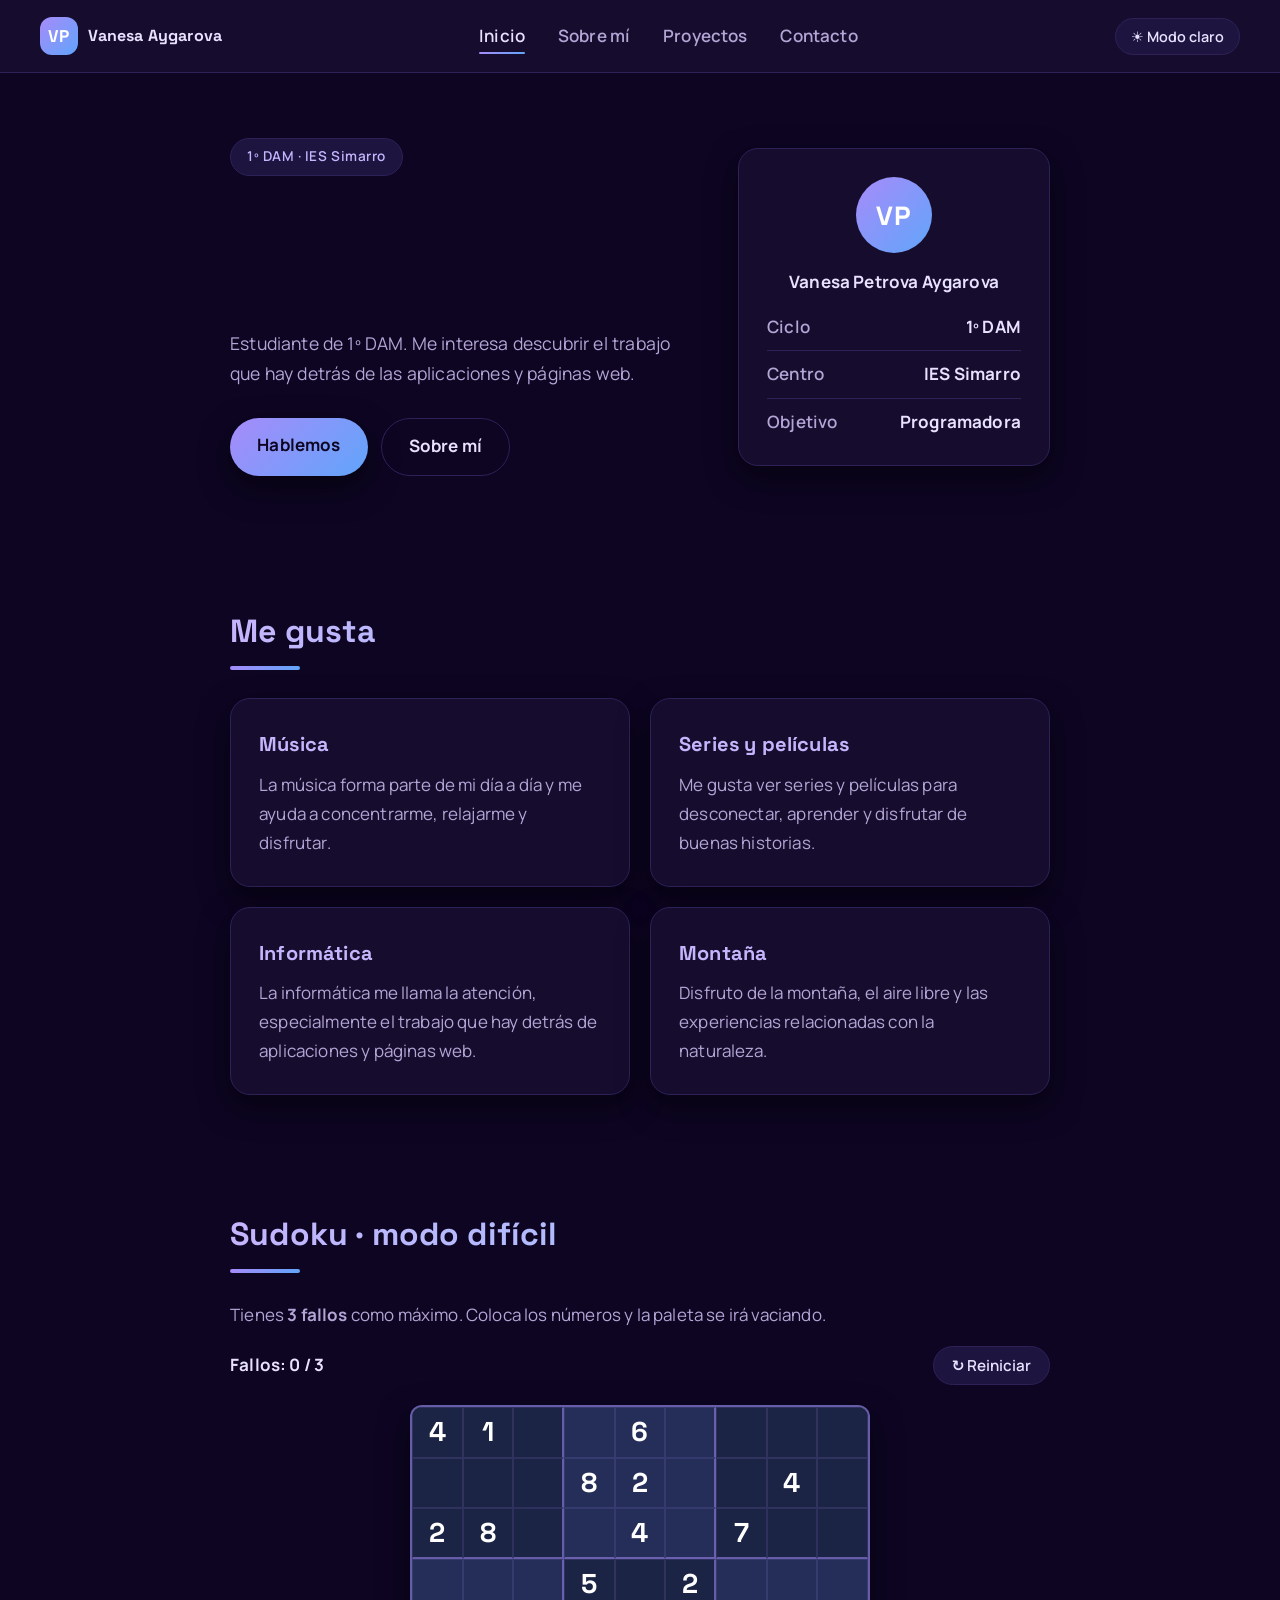
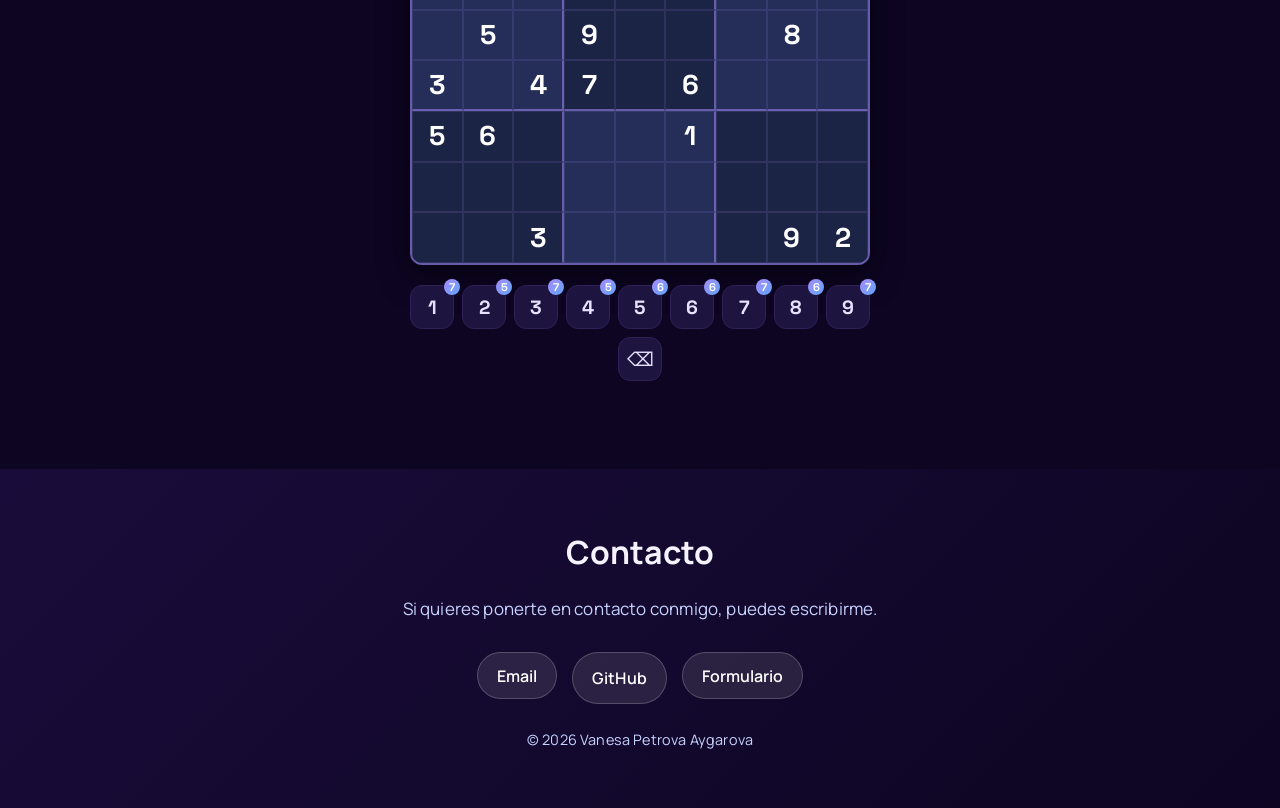
<file: index.html>
<!DOCTYPE html>
<html lang="es" data-tema="oscuro">
<head>
  <meta charset="UTF-8" />
  <meta name="viewport" content="width=device-width, initial-scale=1.0" />
  <meta name="description" content="Web personal de Vanesa Petrova Aygarova, estudiante de 1º DAM." />
  <title>Inicio | Vanesa Petrova Aygarova</title>
  <link rel="icon" type="image/svg+xml" href="data:image/svg+xml,<svg xmlns='http://www.w3.org/2000/svg' viewBox='0 0 100 100'><rect width='100' height='100' rx='20' fill='%23a78bfa'/><text x='50' y='68' font-family='sans-serif' font-size='50' font-weight='800' fill='%23ffffff' text-anchor='middle'>VP</text></svg>">
  <script>
    (function () {
      var tema = localStorage.getItem("tema") || "oscuro";
      document.documentElement.setAttribute("data-tema", tema);
    })();
  </script>
  <link rel="preconnect" href="https://fonts.googleapis.com" />
  <link rel="preconnect" href="https://fonts.gstatic.com" crossorigin />
  <link href="https://fonts.googleapis.com/css2?family=Manrope:wght@400;500;600;700;800&family=Space+Grotesk:wght@500;600;700&display=swap" rel="stylesheet" />
  <link rel="stylesheet" href="styles.css" />
  <script src="script.js" defer></script>
</head>
<body>
  <canvas id="estela" class="estela" aria-hidden="true"></canvas>

  <!-- CABECERA -->
  <header class="cabecera">
    <div class="barra">
      <a class="marca" href="index.html" aria-label="Inicio">
        <span class="marca-logo">VP</span>
        <span class="marca-texto">Vanesa Aygarova</span>
      </a>
      <nav class="nav" aria-label="Navegación principal">
        <a href="index.html" class="activo">Inicio</a>
        <a href="sobre-mi.html">Sobre mí</a>
        <a href="proyectos.html">Proyectos</a>
        <a href="contacto.html">Contacto</a>
      </nav>
      <button type="button" class="modo-oscuro-boton" id="modo-oscuro" aria-pressed="true">Modo claro</button>
    </div>

    <div class="hero">
      <div class="hero-texto">
        <span class="etiqueta">1º DAM · IES Simarro</span>
        <h1 id="titulo">Vanesa Petrova Aygarova</h1>
        <p class="frase">Estudiante de 1º DAM. Me interesa descubrir el trabajo que hay detrás de las aplicaciones y páginas web.</p>
        <div class="hero-acciones">
          <a class="boton" href="contacto.html">Hablemos</a>
          <a class="boton boton-secundario" href="sobre-mi.html">Sobre mí</a>
        </div>
      </div>
      <aside class="hero-ficha" aria-label="Resumen">
        <div class="ficha-avatar">VP</div>
        <p class="ficha-nombre">Vanesa Petrova Aygarova</p>
        <dl class="ficha-datos">
          <div><dt>Ciclo</dt><dd>1º DAM</dd></div>
          <div><dt>Centro</dt><dd>IES Simarro</dd></div>
          <div><dt>Objetivo</dt><dd>Programadora</dd></div>
        </dl>
      </aside>
    </div>
  </header>

  <main>
    <!-- ME GUSTA -->
    <section class="seccion" id="gustos">
      <h2>Me gusta</h2>
      <div class="gustos" id="gustos-grid"></div>
    </section>

    <!-- SUDOKU -->
    <section class="seccion" id="sudoku">
      <h2>Sudoku · modo difícil</h2>
      <p class="sudoku-info">Tienes <strong>3 fallos</strong> como máximo. Coloca los números y la paleta se irá vaciando.</p>
      <div class="sudoku-top">
        <div class="sudoku-vidas" id="sudoku-vidas">Fallos: <span id="sudoku-fallos">0</span> / 3</div>
        <button type="button" class="sudoku-reiniciar" id="sudoku-reiniciar">↻ Reiniciar</button>
      </div>
      <div class="sudoku-wrap">
        <div class="sudoku-grid" id="sudoku-grid"></div>
        <div class="sudoku-palette" id="sudoku-palette"></div>
        <div class="sudoku-overlay" id="sudoku-overlay" hidden>
          <p id="sudoku-mensaje"></p>
          <button type="button" class="boton" id="sudoku-otra">Jugar otra vez</button>
        </div>
      </div>
    </section>
  </main>

  <!-- PIE -->
  <footer class="pie" id="contacto">
    <h2>Contacto</h2>
    <p>Si quieres ponerte en contacto conmigo, puedes escribirme.</p>
    <ul class="contacto">
      <li><button type="button" class="email-boton" id="email-boton">Email</button></li>
      <li><a href="https://github.com/neesaa12" target="_blank" rel="noopener noreferrer">GitHub</a></li>
      <li><button type="button" class="form-boton" id="form-boton">Formulario</button></li>
    </ul>
    <p class="anio">© <span id="anio"></span> Vanesa Petrova Aygarova</p>
  </footer>

  <button type="button" class="subir" id="subir" aria-label="Volver arriba">↑</button>

  <!-- MODAL FORMULARIO -->
  <div class="modal-fondo" id="modal-fondo" hidden>
    <div class="modal" role="dialog" aria-modal="true" aria-labelledby="modal-titulo">
      <button type="button" class="modal-cerrar" id="modal-cerrar" aria-label="Cerrar">×</button>
      <h3 id="modal-titulo">Nuevo en GitHub</h3>
      <p class="modal-texto">Rellena y se abrirá un issue o PR etiquetado en mi repositorio.</p>
      <form id="form-github">
        <div class="campo">
          <span class="campo-etiqueta">Tipo</span>
          <div class="pills">
            <label class="activa"><input type="radio" name="tipo" value="issue" checked /> Issue</label>
            <label><input type="radio" name="tipo" value="pr" /> Pull Request</label>
          </div>
        </div>
        <div class="campo">
          <label for="campo-titulo">Título *</label>
          <input id="campo-titulo" name="titulo" type="text" required placeholder="Ej: Mejorar contraste" />
        </div>
        <div class="campo">
          <label for="campo-descripcion">Descripción</label>
          <textarea id="campo-descripcion" name="descripcion" rows="4" placeholder="Detalla qué quieres cambiar..."></textarea>
        </div>
        <div class="campo">
          <label for="campo-etiqueta">Etiqueta *</label>
          <select id="campo-etiqueta" name="etiqueta" required>
            <option value="bug">Bug</option>
            <option value="mejora">Mejora</option>
            <option value="diseño">Diseño</option>
            <option value="contenido">Contenido</option>
          </select>
        </div>
        <button type="submit" class="boton modal-enviar">Abrir en GitHub ↗</button>
      </form>
    </div>
  </div>
  <div class="toast" id="toast" role="status" aria-live="polite"></div>
</body>
</html>
</file>
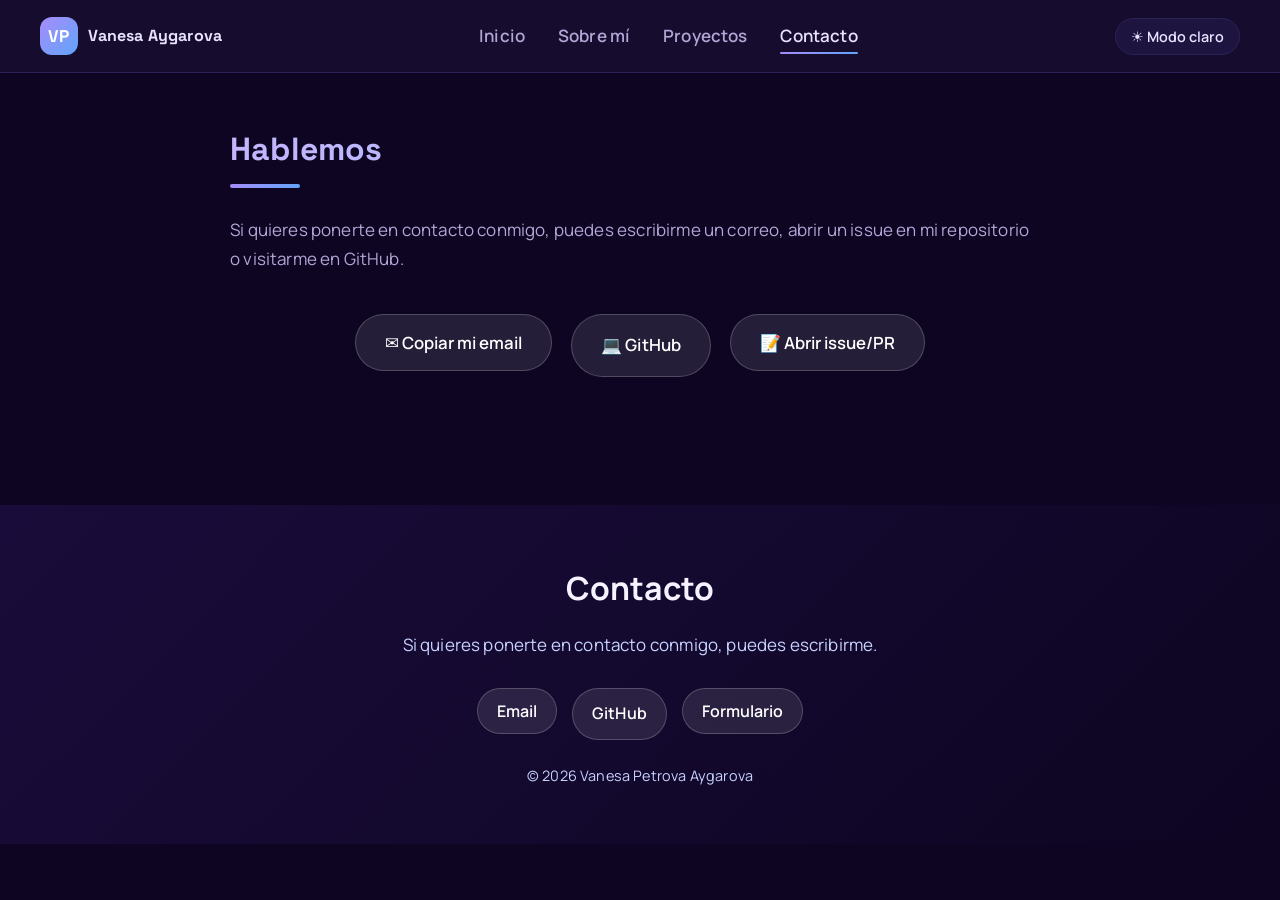
<file: contacto.html>
<!DOCTYPE html>
<html lang="es" data-tema="oscuro">
<head>
  <meta charset="UTF-8" />
  <meta name="viewport" content="width=device-width, initial-scale=1.0" />
  <meta name="description" content="Contacta con Vanesa Petrova Aygarova." />
  <title>Contacto | Vanesa Petrova Aygarova</title>
  <link rel="icon" type="image/svg+xml" href="data:image/svg+xml,<svg xmlns='http://www.w3.org/2000/svg' viewBox='0 0 100 100'><rect width='100' height='100' rx='20' fill='%23a78bfa'/><text x='50' y='68' font-family='sans-serif' font-size='50' font-weight='800' fill='%23ffffff' text-anchor='middle'>VP</text></svg>">
  <script>
    (function () {
      var tema = localStorage.getItem("tema") || "oscuro";
      document.documentElement.setAttribute("data-tema", tema);
    })();
  </script>
  <link rel="preconnect" href="https://fonts.googleapis.com" />
  <link rel="preconnect" href="https://fonts.gstatic.com" crossorigin />
  <link href="https://fonts.googleapis.com/css2?family=Manrope:wght@400;500;600;700;800&family=Space+Grotesk:wght@500;600;700&display=swap" rel="stylesheet" />
  <link rel="stylesheet" href="styles.css" />
  <script src="script.js" defer></script>
</head>
<body>
  <canvas id="estela" class="estela" aria-hidden="true"></canvas>

  <header class="cabecera">
    <div class="barra">
      <a class="marca" href="index.html" aria-label="Inicio">
        <span class="marca-logo">VP</span>
        <span class="marca-texto">Vanesa Aygarova</span>
      </a>
      <nav class="nav" aria-label="Navegación principal">
        <a href="index.html">Inicio</a>
        <a href="sobre-mi.html">Sobre mí</a>
        <a href="proyectos.html">Proyectos</a>
        <a href="contacto.html" class="activo">Contacto</a>
      </nav>
      <button type="button" class="modo-oscuro-boton" id="modo-oscuro" aria-pressed="true">Modo claro</button>
    </div>
  </header>

  <main>
    <section class="seccion" id="contacto-principal">
      <h2>Hablemos</h2>
      <p>Si quieres ponerte en contacto conmigo, puedes escribirme un correo, abrir un issue en mi repositorio o visitarme en GitHub.</p>
      <ul class="contacto contacto-grande">
        <li><button type="button" class="email-boton" id="email-boton">✉️ Copiar mi email</button></li>
        <li><a href="https://github.com/neesaa12" target="_blank" rel="noopener noreferrer">💻 GitHub</a></li>
        <li><button type="button" class="form-boton" id="form-boton">📝 Abrir issue/PR</button></li>
      </ul>
    </section>
  </main>

  <footer class="pie">
    <h2>Contacto</h2>
    <p>Si quieres ponerte en contacto conmigo, puedes escribirme.</p>
    <ul class="contacto">
      <li><button type="button" class="email-boton" id="email-boton">Email</button></li>
      <li><a href="https://github.com/neesaa12" target="_blank" rel="noopener noreferrer">GitHub</a></li>
      <li><button type="button" class="form-boton" id="form-boton">Formulario</button></li>
    </ul>
    <p class="anio">© <span id="anio"></span> Vanesa Petrova Aygarova</p>
  </footer>

  <button type="button" class="subir" id="subir" aria-label="Volver arriba">↑</button>

  <!-- MODAL FORMULARIO -->
  <div class="modal-fondo" id="modal-fondo" hidden>
    <div class="modal" role="dialog" aria-modal="true" aria-labelledby="modal-titulo">
      <button type="button" class="modal-cerrar" id="modal-cerrar" aria-label="Cerrar">×</button>
      <h3 id="modal-titulo">Nuevo en GitHub</h3>
      <p class="modal-texto">Rellena y se abrirá un issue o PR etiquetado en mi repositorio.</p>
      <form id="form-github">
        <div class="campo">
          <span class="campo-etiqueta">Tipo</span>
          <div class="pills">
            <label class="activa"><input type="radio" name="tipo" value="issue" checked /> Issue</label>
            <label><input type="radio" name="tipo" value="pr" /> Pull Request</label>
          </div>
        </div>
        <div class="campo">
          <label for="campo-titulo">Título *</label>
          <input id="campo-titulo" name="titulo" type="text" required placeholder="Ej: Mejorar contraste" />
        </div>
        <div class="campo">
          <label for="campo-descripcion">Descripción</label>
          <textarea id="campo-descripcion" name="descripcion" rows="4" placeholder="Detalla qué quieres cambiar..."></textarea>
        </div>
        <div class="campo">
          <label for="campo-etiqueta">Etiqueta *</label>
          <select id="campo-etiqueta" name="etiqueta" required>
            <option value="bug">Bug</option>
            <option value="mejora">Mejora</option>
            <option value="diseño">Diseño</option>
            <option value="contenido">Contenido</option>
          </select>
        </div>
        <button type="submit" class="boton modal-enviar">Abrir en GitHub ↗</button>
      </form>
    </div>
  </div>
  <div class="toast" id="toast" role="status" aria-live="polite"></div>
</body>
</html>
</file>
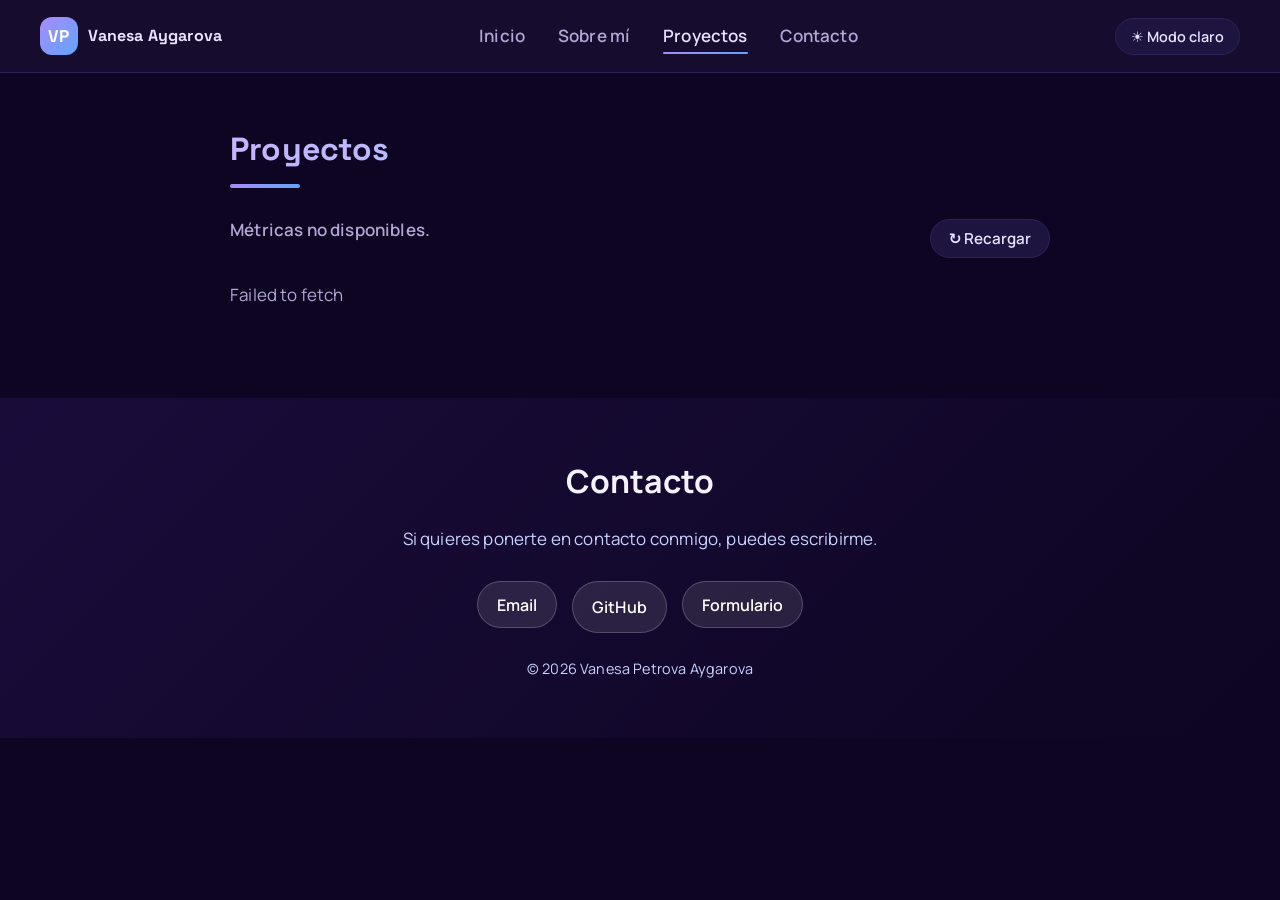
<file: proyectos.html>
<!DOCTYPE html>
<html lang="es" data-tema="oscuro">
<head>
  <meta charset="UTF-8" />
  <meta name="viewport" content="width=device-width, initial-scale=1.0" />
  <meta name="description" content="Proyectos y repositorios de GitHub de Vanesa Petrova Aygarova." />
  <title>Proyectos | Vanesa Petrova Aygarova</title>
  <link rel="icon" type="image/svg+xml" href="data:image/svg+xml,<svg xmlns='http://www.w3.org/2000/svg' viewBox='0 0 100 100'><rect width='100' height='100' rx='20' fill='%23a78bfa'/><text x='50' y='68' font-family='sans-serif' font-size='50' font-weight='800' fill='%23ffffff' text-anchor='middle'>VP</text></svg>">
  <script>
    (function () {
      var tema = localStorage.getItem("tema") || "oscuro";
      document.documentElement.setAttribute("data-tema", tema);
    })();
  </script>
  <link rel="preconnect" href="https://fonts.googleapis.com" />
  <link rel="preconnect" href="https://fonts.gstatic.com" crossorigin />
  <link href="https://fonts.googleapis.com/css2?family=Manrope:wght@400;500;600;700;800&family=Space+Grotesk:wght@500;600;700&display=swap" rel="stylesheet" />
  <link rel="stylesheet" href="styles.css" />
  <script src="script.js" defer></script>
</head>
<body>
  <canvas id="estela" class="estela" aria-hidden="true"></canvas>

  <header class="cabecera">
    <div class="barra">
      <a class="marca" href="index.html" aria-label="Inicio">
        <span class="marca-logo">VP</span>
        <span class="marca-texto">Vanesa Aygarova</span>
      </a>
      <nav class="nav" aria-label="Navegación principal">
        <a href="index.html">Inicio</a>
        <a href="sobre-mi.html">Sobre mí</a>
        <a href="proyectos.html" class="activo">Proyectos</a>
        <a href="contacto.html">Contacto</a>
      </nav>
      <button type="button" class="modo-oscuro-boton" id="modo-oscuro" aria-pressed="true">Modo claro</button>
    </div>
  </header>

  <main>
    <section class="seccion" id="proyectos">
      <h2>Proyectos</h2>
      <div class="proyectos-top">
        <p class="proyectos-resumen" id="proyectos-resumen">Cargando métricas de GitHub…</p>
        <button type="button" class="proyectos-recargar" id="proyectos-recargar">↻ Recargar</button>
      </div>
      <div class="proyectos-estado" id="proyectos-estado" hidden></div>
      <div class="proyectos-grid" id="proyectos-grid" aria-live="polite"></div>
    </section>
  </main>

  <footer class="pie">
    <h2>Contacto</h2>
    <p>Si quieres ponerte en contacto conmigo, puedes escribirme.</p>
    <ul class="contacto">
      <li><button type="button" class="email-boton" id="email-boton">Email</button></li>
      <li><a href="https://github.com/neesaa12" target="_blank" rel="noopener noreferrer">GitHub</a></li>
      <li><button type="button" class="form-boton" id="form-boton">Formulario</button></li>
    </ul>
    <p class="anio">© <span id="anio"></span> Vanesa Petrova Aygarova</p>
  </footer>

  <button type="button" class="subir" id="subir" aria-label="Volver arriba">↑</button>
</body>
</html>
</file>
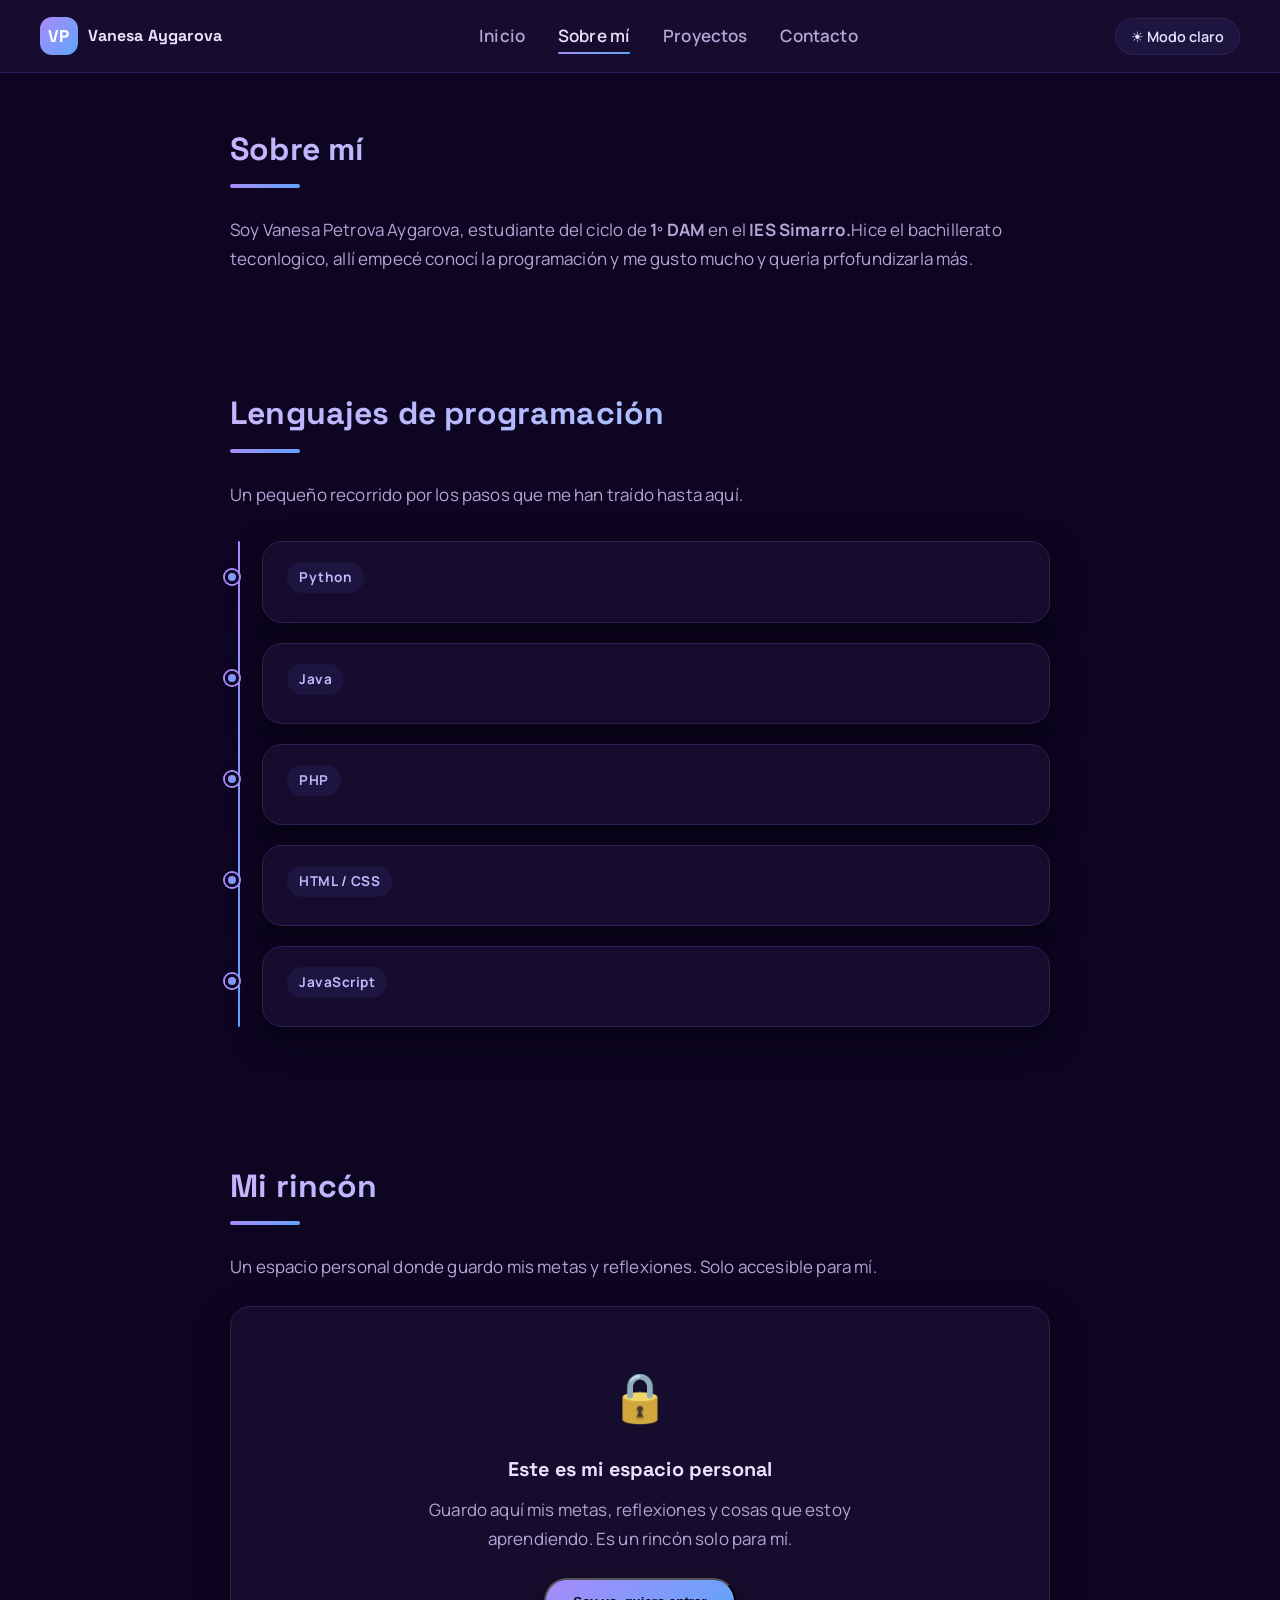
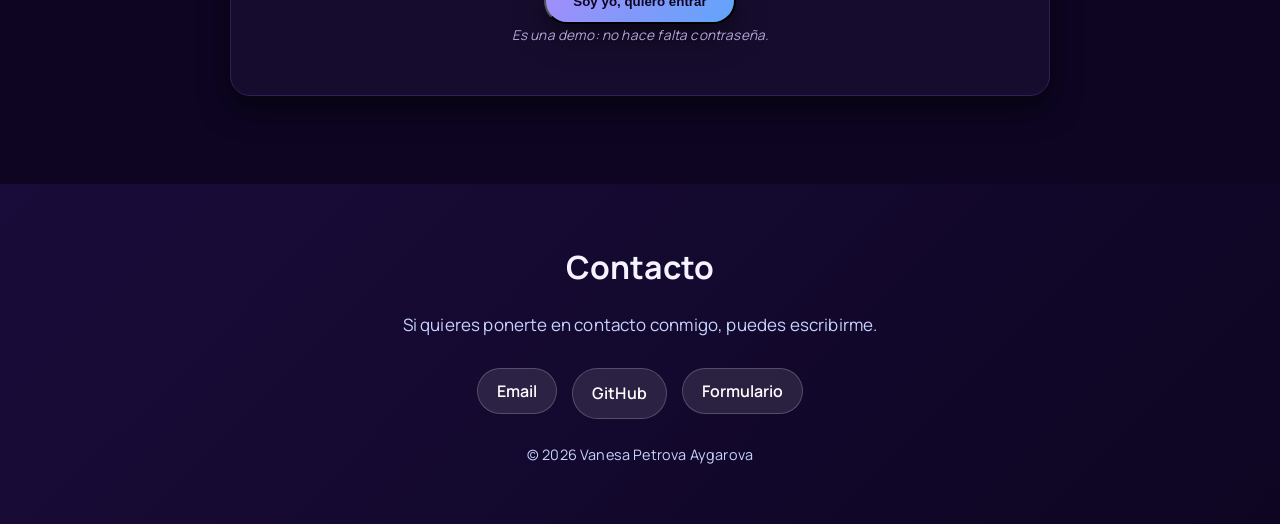
<file: sobre-mi.html>
<!DOCTYPE html>
<html lang="es" data-tema="oscuro">
<head>
  <meta charset="UTF-8" />
  <meta name="viewport" content="width=device-width, initial-scale=1.0" />
  <meta name="description" content="Sobre mí, mi viaje y mi rincón personal." />
  <title>Sobre mí | Vanesa Petrova Aygarova</title>
  <link rel="icon" type="image/svg+xml" href="data:image/svg+xml,<svg xmlns='http://www.w3.org/2000/svg' viewBox='0 0 100 100'><rect width='100' height='100' rx='20' fill='%23a78bfa'/><text x='50' y='68' font-family='sans-serif' font-size='50' font-weight='800' fill='%23ffffff' text-anchor='middle'>VP</text></svg>">
  <script>
    (function () {
      var tema = localStorage.getItem("tema") || "oscuro";
      document.documentElement.setAttribute("data-tema", tema);
    })();
  </script>
  <link rel="preconnect" href="https://fonts.googleapis.com" />
  <link rel="preconnect" href="https://fonts.gstatic.com" crossorigin />
  <link href="https://fonts.googleapis.com/css2?family=Manrope:wght@400;500;600;700;800&family=Space+Grotesk:wght@500;600;700&display=swap" rel="stylesheet" />
  <link rel="stylesheet" href="styles.css" />
  <script src="script.js" defer></script>
</head>
<body>
  <canvas id="estela" class="estela" aria-hidden="true"></canvas>

  <!-- CABECERA -->
  <header class="cabecera">
    <div class="barra">
      <a class="marca" href="index.html" aria-label="Inicio">
        <span class="marca-logo">VP</span>
        <span class="marca-texto">Vanesa Aygarova</span>
      </a>
      <nav class="nav" aria-label="Navegación principal">
        <a href="index.html">Inicio</a>
        <a href="sobre-mi.html" class="activo">Sobre mí</a>
        <a href="proyectos.html">Proyectos</a>
        <a href="contacto.html">Contacto</a>
      </nav>
      <button type="button" class="modo-oscuro-boton" id="modo-oscuro" aria-pressed="true">Modo claro</button>
    </div>
  </header>

  <main>
    <!-- SOBRE MÍ -->
    <section class="seccion" id="sobre-mi">
      <h2>Sobre mí</h2>
      <p>Soy Vanesa Petrova Aygarova, estudiante del ciclo de <strong>1º DAM</strong> en el <strong>IES Simarro.</strong>Hice el bachillerato teconlogico, allí empecé conocí la programación y me gusto mucho y quería prfofundizarla más.</p>
    </section>

    <!-- MI VIAJE (historial camuflado como timeline personal) -->
    <section class="seccion" id="mi-viaje">
      <h2>Lenguajes de programación</h2>
      <p>Un pequeño recorrido por los pasos que me han traído hasta aquí.</p>
      <div class="timeline" id="timeline"></div>
    </section>

    <!-- MI RINCÓN (zona privada camuflada) -->
    <section class="seccion" id="mi-rincon">
      <h2>Mi rincón</h2>
      <p>Un espacio personal donde guardo mis metas y reflexiones. Solo accesible para mí.</p>
      <div id="rincon-contenido" class="rincon-box"></div>
    </section>
  </main>

  <!-- PIE -->
  <footer class="pie">
    <h2>Contacto</h2>
    <p>Si quieres ponerte en contacto conmigo, puedes escribirme.</p>
    <ul class="contacto">
      <li><button type="button" class="email-boton" id="email-boton">Email</button></li>
      <li><a href="https://github.com/neesaa12" target="_blank" rel="noopener noreferrer">GitHub</a></li>
      <li><button type="button" class="form-boton" id="form-boton">Formulario</button></li>
    </ul>
    <p class="anio">© <span id="anio"></span> Vanesa Petrova Aygarova</p>
  </footer>

  <button type="button" class="subir" id="subir" aria-label="Volver arriba">↑</button>
  <div class="toast" id="toast" role="status" aria-live="polite"></div>
</body>
</html>
</file>
<file: styles.css>
/* =========================================================
   styles.css
   Web personal de Vanesa Petrova Aygarova
   Colores: morado, azul y blanco
   Estilo: minimalista, fondo SÓLIDO, ráfaga en el cursor
   ========================================================= */


/* =========================================================
   1. VARIABLES (MODO OSCURO = POR DEFECTO · MORADO MUY OSCURO)
   ========================================================= */

:root {

  --fuente-cuerpo: "Manrope", system-ui, -apple-system, "Segoe UI", Roboto, Arial, sans-serif;
  --fuente-titulo: "Space Grotesk", "Manrope", system-ui, sans-serif;

  --morado: #a78bfa;
  --morado-oscuro: #c4b5fd;
  --azul: #60a5fa;
  --azul-oscuro: #93c5fd;
  --blanco: #ffffff;

  --fondo: #0d0522;          /* fondo SÓLIDO */
  --superficie: #160d2e;
  --superficie-2: #1d1440;
  --borde: #2e2158;

  --texto: #e9e2ff;
  --texto-suave: #b3a6d6;

  --grad-marca: linear-gradient(135deg, #a78bfa, #60a5fa);
  --grad-titulo: linear-gradient(90deg, #c4b5fd, #93c5fd);
  --grad-hero: linear-gradient(90deg, #ffffff, #c4b5fd 45%, #93c5fd);
  --grad-animado: linear-gradient(90deg, #a78bfa, #60a5fa, #c4b5fd, #a78bfa);

  --sombra-suave: 0 12px 30px rgba(0, 0, 0, 0.5);
  --sombra-media: 0 18px 45px rgba(0, 0, 0, 0.6);
  --radio-suave: 20px;
  --radio-boton: 999px;

  --ancho-max: 900px;
}

html[data-tema="claro"] {
  --morado: #8b5cf6;
  --morado-oscuro: #5b21b6;
  --azul: #3b82f6;
  --azul-oscuro: #1e40af;

  --fondo: #f5f2ff;
  --superficie: #ffffff;
  --superficie-2: #efe9ff;
  --borde: #ddd3f5;

  --texto: #241a3d;
  --texto-suave: #5b5078;

  --grad-marca: linear-gradient(135deg, #8b5cf6, #3b82f6);
  --grad-titulo: linear-gradient(90deg, #5b21b6, #1e40af);
  --grad-animado: linear-gradient(90deg, #8b5cf6, #3b82f6, #8b5cf6, #3b82f6);

  --sombra-suave: 0 10px 25px rgba(91, 33, 182, 0.10);
  --sombra-media: 0 14px 35px rgba(59, 130, 246, 0.14);
}


/* =========================================================
   2. RESET BÁSICO
   ========================================================= */

*,
*::before,
*::after { box-sizing: border-box; }

html {
  scroll-behavior: smooth;
  scrollbar-color: var(--morado) var(--superficie); /* Firefox */
  scrollbar-width: thin;
}

body {
  margin: 0;
  font-family: var(--fuente-cuerpo);
  font-size: 1.0625rem;          /* 17px: un pelín más grande y cómodo */
  color: var(--texto);
  background: var(--fondo);
  line-height: 1.7;
  letter-spacing: 0.01em;        /* respiro sutil entre letras */
  -webkit-font-smoothing: antialiased;
  -moz-osx-font-smoothing: grayscale;
  text-rendering: optimizeLegibility;
  padding-top: 66px;
}

::selection {
  background: var(--morado);
  color: var(--blanco);
}

::-webkit-scrollbar { width: 12px; }
::-webkit-scrollbar-track { background: var(--superficie); }
::-webkit-scrollbar-thumb {
  background: var(--grad-marca);
  border-radius: 999px;
  border: 3px solid var(--superficie);
}
::-webkit-scrollbar-thumb:hover {
  background: linear-gradient(var(--morado-oscuro), var(--azul-oscuro));
}

img { max-width: 100%; display: block; }
ul { list-style: none; margin: 0; padding: 0; }

/* Compensa la barra fija al saltar a una sección */
section[id], footer[id] { scroll-margin-top: 90px; }


/* =========================================================
   3. ENLACES Y ENFOQUE (accesibilidad)
   ========================================================= */

a { color: var(--azul-oscuro); text-decoration: none; transition: color 0.25s ease; }
a:hover { color: var(--morado-oscuro); }

a:focus-visible, button:focus-visible {
  outline: 3px solid var(--morado);
  outline-offset: 3px;
  border-radius: 8px;
}


/* =========================================================
   4. RÁFAGA DE LUZ DEL CURSOR (canvas a pantalla completa)
   ========================================================= */

.estela {
  position: absolute;
  top: 0;
  left: 0;
  pointer-events: none; /* no bloquea clics ni hovers */
  z-index: -1;
}


/* =========================================================
   5. KEYFRAMES
   ========================================================= */

@keyframes aparecer {
  from { opacity: 0; transform: translateY(24px); }
  to   { opacity: 1; transform: translateY(0); }
}
@keyframes brillo { to { background-position: 200% center; } }
@keyframes palabra {
  from { opacity: 0; transform: translateY(40px) rotate(2deg); }
  to   { opacity: 1; transform: translateY(0) rotate(0); }
}
@keyframes subrayar { from { transform: scaleX(0); } to { transform: scaleX(1); } }
@keyframes pop {
  0% { opacity: 0; transform: scale(0.96) translateY(-6px); }
  100% { opacity: 1; transform: scale(1) translateY(0); }
}


/* =========================================================
   6. CABECERA (barra + hero)
   ========================================================= */

/* --- Barra superior fija --- */
.barra {
  position: fixed;
  top: 0;
  left: 0;
  right: 0;
  z-index: 100;
  display: flex;
  align-items: center;
  justify-content: space-between;
  gap: 1rem;
  padding: 0.85rem clamp(1rem, 4vw, 2.5rem);
  background: var(--superficie);
  border-bottom: 1px solid var(--borde);
}

/* Marca: iniciales en badge + nombre */
.marca {
  display: inline-flex;
  align-items: center;
  gap: 0.6rem;
  font-weight: 800;
  color: var(--texto);
}
.marca-logo {
  display: grid;
  place-items: center;
  width: 38px;
  height: 38px;
  border-radius: 12px;
  background: var(--grad-marca);
  color: #fff;
  font-weight: 800;
  letter-spacing: 0.02em;
}
.marca-texto { font-size: 1rem; }

/* Menú */
.nav { display: flex; flex-wrap: wrap; gap: 0.35rem; }
.nav a {
  position: relative;
  padding: 0.5rem 0.85rem;
  border-radius: var(--radio-boton);
  color: var(--texto-suave);
  font-weight: 600;
  transition: color 0.25s ease, background-color 0.25s ease;
}
.nav a:hover { color: var(--texto); background: var(--superficie-2); }
.nav a::after {
  content: "";
  position: absolute;
  left: 0.85rem;
  right: 0.85rem;
  bottom: 0.3rem;
  height: 2px;
  border-radius: 2px;
  background: var(--grad-marca);
  transform: scaleX(0);
  transition: transform 0.3s ease;
}
.nav a.activo { color: var(--texto); }
.nav a.activo::after { transform: scaleX(1); }

/* Botón de modo oscuro/claro */
.modo-oscuro-boton {
  padding: 0.5rem 0.95rem;
  border-radius: var(--radio-boton);
  background: var(--superficie-2);
  color: var(--texto);
  border: 1px solid var(--borde);
  font-family: inherit;
  font-size: 0.9rem;
  font-weight: 600;
  cursor: pointer;
  white-space: nowrap;
  transition: background-color 0.25s ease, border-color 0.25s ease;
}
.modo-oscuro-boton:hover { border-color: var(--morado); }

/* --- Hero reestructurado: 2 columnas, texto a la izquierda --- */
.hero {
  max-width: var(--ancho-max);
  margin: 0 auto;
  padding: clamp(2.5rem, 6vw, 4.5rem) clamp(1rem, 4vw, 2.5rem);
  display: grid;
  grid-template-columns: 1.5fr 1fr;
  align-items: center;
  gap: 2.5rem;
}

.hero-texto { max-width: 640px; }

.etiqueta {
  display: inline-block;
  margin-bottom: 1rem;
  padding: 0.4rem 1rem;
  border-radius: var(--radio-boton);
  font-size: 0.85rem;
  font-weight: 600;
  letter-spacing: 0.04em;
  color: var(--morado-oscuro);
  background: var(--superficie-2);
  border: 1px solid var(--borde);
}

.hero h1 {
  margin: 0;
  font-size: clamp(2.1rem, 5vw, 3.4rem);
  line-height: 1.1;
  font-weight: 800;
  letter-spacing: -0.03em;
  color: var(--texto);
}
@supports ((-webkit-background-clip: text) or (background-clip: text)) {
  .hero h1 {
    background: var(--grad-animado);
    background-size: 200% auto;
    -webkit-background-clip: text;
    background-clip: text;
    color: transparent;
    animation: brillo 6s linear infinite;
  }
}
.hero h1 .palabra {
  display: inline-block;
  opacity: 0;
  animation: palabra 0.6s cubic-bezier(0.22, 1, 0.36, 1) forwards;
}

.frase {
  margin: 1.1rem 0 0;
  font-size: 1.1rem;
  color: var(--texto-suave);
}

.hero-acciones { display: flex; flex-wrap: wrap; gap: 0.8rem; margin-top: 1.8rem; }

.boton {
  display: inline-block;
  padding: 0.85rem 1.7rem;
  border-radius: var(--radio-boton);
  background: var(--grad-marca);
  color: #0d0522;
  font-weight: 700;
  box-shadow: var(--sombra-suave);
  transition: transform 0.25s ease, filter 0.25s ease;
}
.boton:hover { transform: translateY(-3px); filter: brightness(1.08); color: #0d0522; }

.boton-secundario {
  background: transparent;
  color: var(--texto);
  border: 1px solid var(--borde);
  box-shadow: none;
}
.boton-secundario:hover { border-color: var(--morado); color: var(--texto); }

/* Entrada escalonada */
.hero-texto > * { animation: aparecer 0.8s cubic-bezier(0.22, 1, 0.36, 1) both; }
.etiqueta      { animation-delay: 0.05s; }
.hero h1       { animation-delay: 0.15s; }
.frase         { animation-delay: 0.35s; }
.hero-acciones { animation-delay: 0.5s; }
.hero-ficha    { animation: aparecer 0.8s cubic-bezier(0.22, 1, 0.36, 1) 0.45s both; }

/* Ficha-resumen a la derecha */
.hero-ficha {
  background: var(--superficie);
  border: 1px solid var(--borde);
  border-radius: var(--radio-suave);
  padding: 1.75rem;
  box-shadow: var(--sombra-suave);
  text-align: center;
}
.ficha-avatar {
  width: 76px;
  height: 76px;
  margin: 0 auto 0.9rem;
  display: grid;
  place-items: center;
  border-radius: 50%;
  background: var(--grad-marca);
  color: #fff;
  font-size: 1.6rem;
  font-weight: 800;
  letter-spacing: 0.04em;
}
.ficha-nombre {
  margin: 0 0 1rem;
  font-weight: 700;
  color: var(--texto);
}
.ficha-datos {
  margin: 0;
  display: grid;
  gap: 0.55rem;
  text-align: left;
}
.ficha-datos > div {
  display: flex;
  justify-content: space-between;
  gap: 1rem;
  padding-bottom: 0.55rem;
  border-bottom: 1px solid var(--borde);
}
.ficha-datos > div:last-child { border-bottom: none; padding-bottom: 0; }
.ficha-datos dt { color: var(--texto-suave); font-weight: 600; }
.ficha-datos dd { margin: 0; color: var(--texto); font-weight: 700; }

.hero h1, .seccion h2, .marca { font-family: var(--fuente-titulo); }

/* =========================================================
   7. SECCIONES Y TÍTULOS
   ========================================================= */

.seccion { max-width: var(--ancho-max); margin: 0 auto; padding: 3.5rem clamp(1rem, 4vw, 2.5rem); }

.seccion h2 {
  position: relative;
  margin: 0 0 1.75rem;
  padding-bottom: 0.75rem;
  font-size: 2rem;
  font-weight: 750;
  color: var(--texto);
}
@supports ((-webkit-background-clip: text) or (background-clip: text)) {
  .seccion h2 {
    background: var(--grad-titulo);
    -webkit-background-clip: text;
    background-clip: text;
    color: transparent;
  }
}
.seccion h2::after {
  content: "";
  position: absolute;
  left: 0; bottom: 0;
  width: 70px; height: 4px;
  border-radius: 4px;
  background: var(--grad-marca);
  transform: scaleX(0);
  transform-origin: left;
}
.seccion.visible h2::after { animation: subrayar 0.6s ease 0.2s forwards; }

.seccion p { margin: 0 0 1rem; max-width: 800px; color: var(--texto-suave); }
.seccion p:last-child { margin-bottom: 0; }


/* =========================================================
   8. LISTA "LO QUE HE HECHO"
   ========================================================= */


.lista { display: grid; gap: 1rem; }

.lista article {
  position: relative;
  overflow: hidden;
  transform-origin: center;
  background: var(--superficie);
  border: 1px solid var(--borde);
  border-radius: var(--radio-suave);
  padding: 1.5rem;
  box-shadow: var(--sombra-suave);
  transition:
    transform 0.35s cubic-bezier(0.22, 1, 0.36, 1),
    background 0.35s ease,
    border-color 0.35s ease,
    box-shadow 0.35s ease;
}

/* Barrido de llum (shine) en passar el ratolí */
.lista article::before {
  content: "";
  position: absolute;
  top: 0; left: -75%;
  width: 50%; height: 100%;
  background: linear-gradient(120deg, transparent, rgba(255,255,255,0.18), transparent);
  transform: skewX(-20deg);
  transition: left 0.6s ease;
  pointer-events: none;
}

/* Més gran + canvi de color + ombra de marca */
.lista article:hover {
  transform: translateY(-10px) scale(1.12) !important;
  background: linear-gradient(135deg, rgba(139, 92, 246, 0.18), rgba(59, 130, 246, 0.14)), var(--superficie);
  border-color: var(--morado);
  box-shadow: 0 22px 50px rgba(139, 92, 246, 0.35);
  z-index: 2;
}
.lista article:hover::before { left: 125%; }

/* Títol: altre format en passar el ratolí (majúscules + espaiat) */
.lista h3 {
  margin: 0 0 0.5rem;
  color: var(--azul-oscuro);
  font-size: 1.2rem;
  font-family: var(--fuente-titulo);
  transition: color 0.3s ease, letter-spacing 0.3s ease;
}
.lista article:hover h3 {
  text-transform: uppercase;
  letter-spacing: 0.09em;
  font-weight: 700;
  color: var(--morado-oscuro);
}

.lista p { margin: 0; color: var(--texto-suave); }


/* =========================================================
   9. CUADRÍCULA "ME GUSTA" (2 columnas)
   ========================================================= */

.gustos { display: grid; grid-template-columns: repeat(2, 1fr); gap: 1.25rem; }

.tarjeta {
  position: relative;
  overflow: hidden;
  background: var(--superficie);
  border: 1px solid var(--borde);
  border-radius: var(--radio-suave);
  padding: 1.75rem;
  box-shadow: var(--sombra-suave);
  transition:
    transform 0.35s cubic-bezier(0.22, 1, 0.36, 1),
    background 0.35s ease,
    border-color 0.35s ease,
    box-shadow 0.35s ease;
}


/* Más grande + cambio de color + sombra de marca */
.tarjeta:hover {
  transform: translateY(-10px) scale(1.1);
  background: linear-gradient(135deg, rgba(139, 92, 246, 0.18), rgba(59, 130, 246, 0.14)), var(--superficie);
  border-color: var(--morado);
  box-shadow: 0 22px 50px rgba(139, 92, 246, 0.35);
}

/* Barrido de luz (shine) al pasar el ratón */
.tarjeta::before {
  content: "";
  position: absolute;
  top: 0;
  left: -75%;
  width: 50%;
  height: 100%;
  background: linear-gradient(120deg, transparent, rgba(255, 255, 255, 0.18), transparent);
  transform: skewX(-20deg);
  transition: left 0.6s ease;
  pointer-events: none;
}

.tarjeta:hover::before { left: 125%; }

/* Emoji decorativo (sale del atributo data-emoji) */
.tarjeta::after {
  content: attr(data-emoji);
  position: absolute;
  top: 0.9rem;
  right: 1rem;
  font-size: 1.6rem;
  opacity: 0;
  transform: scale(0.4) rotate(-25deg);
  transition: opacity 0.35s ease, transform 0.35s cubic-bezier(0.34, 1.56, 0.64, 1);
  pointer-events: none;
}

.tarjeta:hover::after {
  opacity: 1;
  transform: scale(1) rotate(0deg);
}

/* Título: otro formato al pasar el ratón (mayúsculas + espaciado) */
.tarjeta h3 {
  margin: 0 0 0.6rem;
  color: var(--morado-oscuro);
  font-size: 1.25rem;
  font-family: var(--fuente-titulo);
  transition: color 0.3s ease, letter-spacing 0.3s ease;
}
.tarjeta:hover h3 {
  text-transform: uppercase;
  letter-spacing: 0.09em;
  font-weight: 700;
  color: var(--azul-oscuro);
}

.tarjeta p { margin: 0; color: var(--texto-suave); }

/* Revelado escalonado */
.seccion.visible .tarjeta,
.seccion.visible .lista article { animation: aparecer 0.6s cubic-bezier(0.22, 1, 0.36, 1) both; }
.seccion.visible .gustos .tarjeta:nth-child(1) { animation-delay: 0.10s; }
.seccion.visible .gustos .tarjeta:nth-child(2) { animation-delay: 0.20s; }
.seccion.visible .gustos .tarjeta:nth-child(3) { animation-delay: 0.30s; }
.seccion.visible .gustos .tarjeta:nth-child(4) { animation-delay: 0.40s; }
.seccion.visible .lista article:nth-child(1)   { animation-delay: 0.10s; }
.seccion.visible .lista article:nth-child(2)   { animation-delay: 0.20s; }
.seccion.visible .lista article:nth-child(3)   { animation-delay: 0.30s; }


/* =========================================================
   10. CONTADOR DESPLEGABLE
   ========================================================= */

.boton-contador {
  display: inline-block;
  margin: 0 0 1.75rem;
  padding: 0.8rem 1.4rem;
  border: 1px solid var(--borde);
  border-radius: var(--radio-boton);
  background: var(--superficie-2);
  color: var(--texto);
  font-family: inherit;
  font-size: 1rem;
  font-weight: 700;
  cursor: pointer;
  transition: background-color 0.25s ease, transform 0.25s ease, border-color 0.25s ease;
}
.boton-contador:hover { background: var(--superficie); border-color: var(--morado); transform: translateY(-2px); }

.panel-contador {
  max-width: 720px;
  margin: 0 0 2rem;
  padding: 1.5rem;
  border: 1px solid var(--borde);
  border-radius: var(--radio-suave);
  background: var(--superficie);
  box-shadow: var(--sombra-suave);
}
.contador-texto { margin: 0 0 0.5rem; font-size: 1.15rem; color: var(--texto); }
.contador-numero { display: inline-block; min-width: 2ch; font-size: 1.6rem; font-weight: 800; color: var(--morado-oscuro); }
.contador-detalle { margin: 0; font-size: 0.95rem; color: var(--texto-suave); }

.oculto-panel {
  opacity: 0; visibility: hidden; max-height: 0;
  padding-top: 0; padding-bottom: 0; border-color: transparent;
  box-shadow: none; overflow: hidden;
  transition: opacity 0.3s ease, max-height 0.3s ease, padding 0.3s ease, visibility 0s linear 0.3s;
}
.visible-panel {
  opacity: 1; visibility: visible; max-height: 260px;
  animation: pop 0.35s ease;
  transition: opacity 0.3s ease, max-height 0.3s ease, padding 0.3s ease, visibility 0s;
}


/* =========================================================
   11. PIE DE PÁGINA
   ========================================================= */

.pie {
  color: var(--blanco);
  text-align: center;
  padding: 3.5rem 1.5rem;
  margin-top: 2rem;
  background: linear-gradient(135deg, #1a0c3a, #0d0522);
}
.pie h2 { margin: 0 0 1rem; color: #f5f3ff; font-size: 2rem; }
.pie p { max-width: 700px; margin: 0 auto; color: #c7d2fe; }
.contacto { display: flex; flex-wrap: wrap; justify-content: center; gap: 0.9rem; margin: 1.75rem 0 1.5rem; }
/* Enlaces y botones del footer: Email y Formulario idénticos.
   appearance:none quita el fondo blanco por defecto del <button>. */
.contacto a,
.contacto .email-boton,
.contacto .form-boton {
  appearance: none;
  -webkit-appearance: none;
  display: inline-block;
  padding: 0.7rem 1.2rem;
  border-radius: var(--radio-boton);
  color: #ffffff;
  background: rgba(255, 255, 255, 0.10);
  border: 1px solid rgba(255, 255, 255, 0.20);
  font-family: var(--fuente-cuerpo);
  font-size: 1rem;
  font-weight: 600;
  cursor: pointer;
  transition: background-color 0.25s ease, transform 0.25s ease, border-color 0.25s ease;
}
.contacto a:hover,
.contacto .email-boton:hover,
.contacto .form-boton:hover {
  background: rgba(255, 255, 255, 0.22);
  border-color: var(--morado);
  color: #ffffff;
  transform: translateY(-2px);
}
.anio { margin-top: 1rem; font-size: 0.9rem; color: #a5b4fc; }

/* =========================================================
   12· BOTÓN DE EMAIL (mismo estilo que los enlaces)
   ========================================================= */

.email-boton {
  display: inline-block;
  padding: 0.7rem 1.2rem;
  border-radius: var(--radio-boton);
  color: #fff;
  background: rgba(255, 255, 255, 0.10);
  border: 1px solid rgba(255, 255, 255, 0.20);
  font-family: inherit;
  font-size: 1rem;
  font-weight: 600;
  cursor: pointer;
  transition: background-color 0.25s ease, transform 0.25s ease, border-color 0.25s ease;
}
.email-boton:hover {
  background: rgba(255, 255, 255, 0.22);
  border-color: var(--morado);
  color: #fff;
  transform: translateY(-2px);
}

/* =========================================================
   13. TOAST (aviso flotante con el correo)
   ========================================================= */

.toast {
  position: fixed;
  left: 50%;
  bottom: 2rem;
  transform: translateX(-50%) translateY(20px);
  max-width: min(92vw, 520px);
  padding: 0.9rem 1.4rem;
  border-radius: var(--radio-boton);
  background: var(--superficie-2);
  border: 1px solid var(--morado);
  color: var(--texto);
  font-weight: 600;
  text-align: center;
  box-shadow: var(--sombra-media);
  opacity: 0;
  visibility: hidden;
  transition: opacity 0.35s ease, transform 0.35s ease, visibility 0.35s;
  z-index: 10000;
}

/* Estado visible (lo añade el JS) */
.toast.visible {
  opacity: 1;
  visibility: visible;
  transform: translateX(-50%) translateY(0);
}


/* =========================================================
   12. BOTÓN "VOLVER ARRIBA"
   ========================================================= */

.subir {
  position: fixed; right: 1.25rem; bottom: 1.25rem;
  width: 48px; height: 48px; border: none; border-radius: 50%;
  background: var(--grad-marca); color: #0d0522;
  font-size: 1.3rem; font-weight: 800; cursor: pointer;
  box-shadow: 0 10px 25px rgba(139, 92, 246, 0.45);
  opacity: 0; visibility: hidden; transform: translateY(20px) scale(0.8);
  transition: opacity 0.3s ease, transform 0.3s ease, visibility 0.3s;
  z-index: 50;
}
.subir.visible { opacity: 1; visibility: visible; transform: translateY(0) scale(1); }
.subir:hover { transform: translateY(-4px) scale(1.08); }


/* =========================================================
   13. ANIMACIÓN DE APARICIÓN (usada por JS)
   ========================================================= */

.oculto { opacity: 0; transform: translateY(20px); transition: opacity 0.6s ease, transform 0.6s ease; }
.visible { opacity: 1; transform: translateY(0); }


/* =========================================================
   14. TRANSICIÓN SUAVE AL CAMBIAR DE TEMA
   ========================================================= */

body, .seccion, .lista article, .tarjeta, .panel-contador, .boton-contador, .barra, .hero-ficha {
  transition: background-color 0.3s ease, color 0.3s ease, border-color 0.3s ease, box-shadow 0.3s ease;
}


/* =========================================================
   15. RESPONSIVE
   ========================================================= */

@media (max-width: 860px) {
  .hero { grid-template-columns: 1fr; }
  .hero-ficha { max-width: 380px; }
}

@media (max-width: 640px) {
  .gustos { grid-template-columns: 1fr; }
  .nav { display: none; }            /* oculta menú en móvil (puedes añadir hamburguesa luego) */
  .marca-texto { display: none; }
  .seccion h2 { font-size: 1.6rem; }
  .tarjeta, .lista article { padding: 1.25rem; }
  .boton { width: 100%; text-align: center; }
  .hero-acciones { flex-direction: column; }
}


/* =========================================================
   16. ACCESIBILIDAD: RESPETAR "MENOS MOVIMIENTO"
   ========================================================= */

@media (prefers-reduced-motion: reduce) {
  *, *::before, *::after {
    animation-duration: 0.001ms !important;
    animation-iteration-count: 1 !important;
    transition-duration: 0.001ms !important;
    scroll-behavior: auto !important;
  }
  .oculto { opacity: 1; transform: none; }
  .hero h1 .palabra { opacity: 1; animation: none; }
  .seccion h2::after { transform: scaleX(1); }
  .estela { display: none; }
}

/* =========================================================
   17. MODAL DEL FORMULARIO DE GITHUB
   ========================================================= */

/* Fondo oscuro con desenfoque */
.modal-fondo {
  position: fixed;
  inset: 0;
  z-index: 10001;
  display: grid;
  place-items: center;
  padding: 1rem;
  background: rgba(5, 2, 15, 0.72);
  backdrop-filter: blur(6px);
  -webkit-backdrop-filter: blur(6px);
  opacity: 0;
  transition: opacity 0.3s ease;
}
.modal-fondo.abierto { opacity: 1; }
.modal-fondo[hidden] { display: none; }

/* Tarjeta del modal */
.modal {
  width: min(520px, 100%);
  max-height: 90vh;
  overflow-y: auto;
  position: relative;
  background: var(--superficie);
  border: 1px solid var(--borde);
  border-radius: var(--radio-suave);
  padding: 2rem;
  box-shadow: var(--sombra-media);
  transform: translateY(16px) scale(0.97);
  transition: transform 0.3s cubic-bezier(0.22, 1, 0.36, 1);
}
.modal-fondo.abierto .modal { transform: translateY(0) scale(1); }

/* Botón cerrar (×) */
.modal-cerrar {
  position: absolute;
  top: 0.75rem;
  right: 0.75rem;
  width: 36px;
  height: 36px;
  border: 1px solid var(--borde);
  border-radius: 50%;
  background: var(--superficie-2);
  color: var(--texto);
  font-size: 1.2rem;
  line-height: 1;
  cursor: pointer;
  transition: border-color 0.25s ease, transform 0.25s ease;
}
.modal-cerrar:hover { border-color: var(--morado); transform: rotate(90deg); }

.modal h3 {
  margin: 0 0 0.4rem;
  font-family: var(--fuente-titulo);
  color: var(--morado-oscuro);
  font-size: 1.4rem;
}
.modal-texto { margin: 0 0 1.4rem; font-size: 0.95rem; color: var(--texto-suave); }

/* Campos del formulario */
.campo { margin-bottom: 1.1rem; }
.campo label,
.campo-etiqueta {
  display: block;
  margin-bottom: 0.4rem;
  font-weight: 600;
  color: var(--texto);
}

.campo input[type="text"],
.campo textarea,
.campo select {
  width: 100%;
  padding: 0.7rem 0.9rem;
  border: 1px solid var(--borde);
  border-radius: 12px;
  background: var(--superficie-2);
  color: var(--texto);
  font-family: inherit;
  font-size: 1rem;
  transition: border-color 0.25s ease, box-shadow 0.25s ease;
}
.campo textarea { resize: vertical; }
.campo input:focus,
.campo textarea:focus,
.campo select:focus {
  outline: none;
  border-color: var(--morado);
  box-shadow: 0 0 0 3px rgba(139, 92, 246, 0.25);
}

/* Selector Issue / Pull Request (píldoras) */
.pills { display: flex; gap: 0.5rem; }
.pills label {
  flex: 1;
  margin: 0;
  text-align: center;
  padding: 0.6rem;
  border: 1px solid var(--borde);
  border-radius: var(--radio-boton);
  color: var(--texto-suave);
  font-weight: 600;
  cursor: pointer;
  transition: background 0.25s ease, color 0.25s ease, border-color 0.25s ease;
}
.pills input { position: absolute; opacity: 0; pointer-events: none; }
.pills label.activa {
  background: var(--grad-marca);
  border-color: transparent;
  color: #0d0522;
}

/* Botón de enviar a ancho completo */
.modal-enviar {
  width: 100%;
  margin-top: 0.5rem;
  font-family: inherit;
  font-size: 1rem;
  border: none;
  cursor: pointer;
}

/* Ajustes en modo claro */
html[data-tema="claro"] .modal-fondo { background: rgba(30, 20, 60, 0.45); }
html[data-tema="claro"] .modal-enviar,
html[data-tema="claro"] .pills label.activa { color: #ffffff; }

/* =========================================================
   19. ✔ PIE (Contacto) CLAR EN MODO CLARO + transición suave
   En modo oscuro el footer se queda como está (fondo oscuro).
   En modo claro se vuelve clarito, con texto y botones oscuros.
   ========================================================= */

/* Transición suave del footer al cambiar de tema (en ambos sentidos) */
.pie, .pie h2, .pie p, .anio,
.contacto a, .contacto .email-boton, .contacto .form-boton {
  transition: background-color 0.3s ease, color 0.3s ease, border-color 0.3s ease;
}

/* Fondo del footer en modo claro (lila muy suave) */
html[data-tema="claro"] .pie {
  background: linear-gradient(135deg, #efe9ff, #f5f2ff);
  color: #241a3d;
}
html[data-tema="claro"] .pie h2 { color: #241a3d; }
html[data-tema="claro"] .pie p  { color: #5b5078; }
html[data-tema="claro"] .anio   { color: #6b5b95; }

/* Botones (Email / Formulario / LinkedIn) en modo claro: morado sobre fondo claro */
html[data-tema="claro"] .contacto a,
html[data-tema="claro"] .contacto .email-boton,
html[data-tema="claro"] .contacto .form-boton {
  color: #5b21b6;
  background: rgba(139, 92, 246, 0.10);
  border-color: rgba(139, 92, 246, 0.28);
}
html[data-tema="claro"] .contacto a:hover,
html[data-tema="claro"] .contacto .email-boton:hover,
html[data-tema="claro"] .contacto .form-boton:hover {
  color: #5b21b6;
  background: rgba(139, 92, 246, 0.18);
  border-color: var(--morado);
}

/* =========================================================
   20. SUDOKU (modo difícil) — colores más suaves y cajas 3x3 claras
   ========================================================= */

/* Variables propias del sudoku (oscuro por defecto) */
:root {
  --sudoku-celda: #1b2444;        /* fondo celda, más clarito */
  --sudoku-celda-alt: #242e58;    /* caja alternada, un punto más clara */
  --sudoku-linea: rgba(167,139,250,0.14);   /* línea fina entre celdas */
  --sudoku-linea-caja: rgba(167,139,250,0.55); /* divisor de cajas 3x3 */
  --sudoku-dado: #ffffff;         /* números dados */
  --sudoku-user: #93c5fd;         /* números que colocas */
}
html[data-tema="claro"] {
  --sudoku-celda: #ffffff;
  --sudoku-celda-alt: #ece4ff;    /* caja alternada lila suave */
  --sudoku-linea: rgba(91,33,182,0.12);
  --sudoku-linea-caja: rgba(91,33,182,0.6); /* más oscura => más contraste */
  --sudoku-dado: #241a3d;
  --sudoku-user: #5b21b6;
}

.sudoku-info { color: var(--texto-suave); max-width: 60ch; }

.sudoku-top {
  display: flex;
  justify-content: space-between;
  align-items: center;
  gap: 1rem;
  flex-wrap: wrap;
  margin-bottom: 1.25rem;
}
.sudoku-vidas { font-weight: 700; color: var(--texto); }
.sudoku-vidas.perder { color: #ef4444; }

.sudoku-reiniciar {
  appearance: none; -webkit-appearance: none;
  padding: 0.5rem 1.1rem;
  border-radius: var(--radio-boton);
  border: 1px solid var(--borde);
  background: var(--superficie-2);
  color: var(--texto);
  font-family: inherit; font-size: 0.95rem; font-weight: 600;
  cursor: pointer;
  transition: border-color 0.25s ease, transform 0.25s ease;
}
.sudoku-reiniciar:hover { border-color: var(--morado); transform: translateY(-2px); }

.sudoku-wrap {
  position: relative;
  width: min(92vw, 460px);
  margin: 0 auto;
}

/* Cuadrícula */
.sudoku-grid {
  display: grid;
  grid-template-columns: repeat(9, 1fr);
  grid-template-rows: repeat(9, 1fr);   /* ✔ 9 filas iguales => celdas siempre cuadradas */
  aspect-ratio: 1 / 1;
  border: 2px solid var(--sudoku-linea-caja);
  border-radius: 12px;
  overflow: hidden;
  background: var(--sudoku-celda);
  box-shadow: var(--sombra-suave);
}

.celda {
  display: grid;
  place-items: center;
  font-family: var(--fuente-titulo);
  font-weight: 700;
  font-size: clamp(1rem, 4.2vw, 1.7rem);
  color: var(--sudoku-user);
  background: var(--sudoku-celda);
  border: 1px solid var(--sudoku-linea);
  cursor: pointer;
  user-select: none;
  transition: background-color 0.2s ease, color 0.2s ease;
}
/* Cajas 3x3 alternadas (la clase caja-alt la añade el JS) */
.celda.caja-alt { background: var(--sudoku-celda-alt); }

/* Números dados: solo cambian de color, mantienen el fondo de la caja */
.celda.given { color: var(--sudoku-dado); cursor: default; }
.celda.filled { color: var(--sudoku-user); }

/* Divisores gruesos de las cajas 3x3 */
.celda.b-d { border-right: 2px solid var(--sudoku-linea-caja); }
.celda.b-b { border-bottom: 2px solid var(--sudoku-linea-caja); }

/* Celda seleccionada y error */
/* Cruz al seleccionar: fila (morado) + columna (azul) + casilla (más fuerte) */
.celda.fila-sel { background: rgba(139, 92, 246, 0.16) !important; }
.celda.col-sel  { background: rgba(96, 165, 250, 0.16) !important; }
.celda.sel      { background: rgba(167, 139, 250, 0.34) !important; }
.celda.error { color: #fff !important; background: #ef4444 !important; animation: shake 0.35s; }

/* Paleta */
.sudoku-palette {
  display: flex;
  flex-wrap: wrap;
  gap: 0.5rem;
  justify-content: center;
  margin-top: 1.25rem;
}
.pal-btn {
  position: relative;
  width: 44px; height: 44px;
  border-radius: 12px;
  border: 1px solid var(--borde);
  background: var(--superficie-2);
  color: var(--texto);
  font-family: var(--fuente-titulo);
  font-weight: 700; font-size: 1.2rem;
  cursor: pointer;
  transition: background-color 0.2s ease, transform 0.2s ease, opacity 0.3s ease;
}
.pal-btn:hover { border-color: var(--morado); transform: translateY(-2px); }
.pal-btn .pal-count {
  position: absolute;
  top: -7px; right: -7px;
  min-width: 16px; height: 16px;
  font-size: 0.7rem;
  border-radius: 999px;
  background: var(--grad-marca);
  color: #fff;
  display: grid; place-items: center;
  padding: 0 3px;
}
.pal-btn.agotado { opacity: 0; transform: scale(0.5); pointer-events: none; }

.sudoku-borrar {
  width: 44px; height: 44px;
  border-radius: 12px;
  border: 1px solid var(--borde);
  background: var(--superficie-2);
  color: var(--texto);
  font-size: 1.2rem;
  cursor: pointer;
  transition: border-color 0.2s ease;
}
.sudoku-borrar:hover { border-color: var(--morado); }

/* Overlay de fin / victoria */
.sudoku-overlay {
  position: absolute;
  inset: 0;
  display: grid;
  place-items: center;
  gap: 1rem;
  text-align: center;
  padding: 1rem;
  background: rgba(13, 5, 34, 0.88);
  backdrop-filter: blur(4px);
  -webkit-backdrop-filter: blur(4px);
  border-radius: 12px;
  color: #fff;
}
.sudoku-overlay[hidden] { display: none; }
.sudoku-overlay p { margin: 0; font-size: 1.2rem; font-weight: 700; }

html[data-tema="claro"] .sudoku-overlay {
  background: rgba(245, 242, 255, 0.92);
  color: #241a3d;
}

/* =========================================================
   21. PROYECTOS (API GitHub) — estado + componente reutilizable
   ========================================================= */

.proyectos-top {
  display: flex;
  justify-content: space-between;
  align-items: center;
  gap: 1rem;
  flex-wrap: wrap;
  margin-bottom: 1.25rem;
}
.proyectos-resumen { margin: 0; color: var(--texto-suave); font-weight: 600; }
.proyectos-recargar {
  appearance: none; -webkit-appearance: none;
  padding: 0.5rem 1.1rem;
  border-radius: var(--radio-boton);
  border: 1px solid var(--borde);
  background: var(--superficie-2);
  color: var(--texto);
  font-family: inherit; font-size: 0.95rem; font-weight: 600;
  cursor: pointer;
  transition: border-color 0.25s ease, transform 0.25s ease;
}
.proyectos-recargar:hover { border-color: var(--morado); transform: translateY(-2px); }

.proyectos-grid {
  display: grid;
  grid-template-columns: repeat(auto-fill, minmax(260px, 1fr));
  gap: 1.25rem;
}

/* Estado de carga: skeleton con shimmer (animación CON intención, no decorativa) */
/* Contenedor de estado: siempre grid, se oculta SOLO con [hidden] */
.proyectos-estado {
  display: grid;
  grid-template-columns: repeat(auto-fill, minmax(260px, 1fr));
  gap: 1.25rem;
  color: var(--texto-suave);
}
.proyectos-estado[hidden] { display: none !important; } /* ← la clave */
.proyectos-estado.error { color: #ef4444; }
.proyectos-estado > p { grid-column: 1 / -1; margin: 0; } /* mensajes centrados a todo el ancho */
.skeleton {
  position: relative;
  overflow: hidden;
  background: var(--superficie-2);
  border: 1px solid var(--borde);
  border-radius: var(--radio-suave);
  padding: 1.5rem;
}
.skeleton::after {
  content: "";
  position: absolute;
  inset: 0;
  background: linear-gradient(90deg, transparent, rgba(255,255,255,0.10), transparent);
  transform: translateX(-100%);
  animation: shimmer 1.4s infinite;
}
.sk-line { height: 12px; border-radius: 6px; background: var(--borde); margin-bottom: 0.8rem; }
.sk-line.titulo { width: 60%; height: 18px; }
.sk-line.corta { width: 85%; }
.sk-line.mini { width: 40%; }
@keyframes shimmer { 100% { transform: translateX(100%); } }

/* Tarjeta de repo (componente reutilizable) */
.tarjeta-repo {
  position: relative;
  overflow: hidden;
  transform-origin: center;
  display: flex;
  flex-direction: column;
  gap: 0.7rem;
  background: var(--superficie);
  border: 1px solid var(--borde);
  border-radius: var(--radio-suave);
  padding: 1.5rem;
  box-shadow: var(--sombra-suave);
  transition:
    transform 0.35s cubic-bezier(0.22, 1, 0.36, 1),
    background 0.35s ease,
    border-color 0.35s ease,
    box-shadow 0.35s ease;
}
.tarjeta-repo::before {
  content: "";
  position: absolute;
  top: 0; left: -75%;
  width: 50%; height: 100%;
  background: linear-gradient(120deg, transparent, rgba(255,255,255,0.14), transparent);
  transform: skewX(-20deg);
  transition: left 0.6s ease;
  pointer-events: none;
}
.tarjeta-repo:hover {
  transform: translateY(-10px) scale(1.12) !important;
  background: linear-gradient(135deg, rgba(139, 92, 246, 0.18), rgba(59, 130, 246, 0.14)), var(--superficie);
  border-color: var(--morado);
  box-shadow: 0 22px 50px rgba(139, 92, 246, 0.35);
  z-index: 2;
}
.tarjeta-repo:hover::before { left: 125%; }

.repo-nombre {
  font-family: var(--fuente-titulo);
  font-weight: 700;
  font-size: 1.15rem;
  color: var(--morado-oscuro);
  transition: color 0.3s ease, letter-spacing 0.3s ease;
}
.tarjeta-repo:hover .repo-nombre {
  text-transform: uppercase;
  letter-spacing: 0.08em;
  color: var(--azul-oscuro);
}
.repo-desc { margin: 0; color: var(--texto-suave); font-size: 0.95rem; flex: 1; }
.repo-meta { display: flex; flex-wrap: wrap; gap: 0.5rem 1rem; font-size: 0.85rem; color: var(--texto-suave); }
.repo-lang { display: inline-flex; align-items: center; gap: 0.4rem; }
.repo-lang i { width: 10px; height: 10px; border-radius: 50%; background: var(--morado); display: inline-block; }
.repo-enlace { font-weight: 600; color: var(--azul-oscuro); }

/* =========================================================
   22. TIMELINE "MI VIAJE" (historial camuflado)
   ========================================================= */
.timeline {
  position: relative;
  padding-left: 2rem;
  margin-top: 2rem;
}
.timeline::before {
  content: "";
  position: absolute;
  left: 8px;
  top: 0;
  bottom: 0;
  width: 2px;
  background: var(--grad-marca);
  border-radius: 2px;
}
.timeline-item {
  position: relative;
  padding: 1.25rem 1.5rem;
  margin-bottom: 1.25rem;
  background: var(--superficie);
  border: 1px solid var(--borde);
  border-radius: var(--radio-suave);
  box-shadow: var(--sombra-suave);
  opacity: 0;
  animation: aparecer 0.6s cubic-bezier(0.22, 1, 0.36, 1) forwards;
  transition: transform 0.3s ease, border-color 0.3s ease;
}
.timeline-item:hover {
  transform: translateX(6px);
  border-color: var(--morado);
}
.timeline-item::before {
  content: "";
  position: absolute;
  left: -2.35rem;
  top: 1.7rem;
  width: 14px;
  height: 14px;
  border-radius: 50%;
  background: var(--grad-marca);
  border: 3px solid var(--fondo);
  box-shadow: 0 0 0 2px var(--morado);
}
.timeline-fecha {
  display: inline-block;
  font-size: 0.85rem;
  font-weight: 700;
  color: var(--morado-oscuro);
  background: var(--superficie-2);
  padding: 0.25rem 0.75rem;
  border-radius: var(--radio-boton);
  margin-bottom: 0.5rem;
  letter-spacing: 0.04em;
}
.timeline-contenido h3 {
  margin: 0 0 0.4rem;
  color: var(--texto);
  font-family: var(--fuente-titulo);
  font-size: 1.15rem;
}
.timeline-contenido p {
  margin: 0;
  color: var(--texto-suave);
  font-size: 0.98rem;
}

/* =========================================================
   23. "MI RINCÓN" (zona privada camuflada)
   ========================================================= */
.rincon-box {
  margin-top: 1.5rem;
  background: var(--superficie);
  border: 1px solid var(--borde);
  border-radius: var(--radio-suave);
  padding: 2rem;
  box-shadow: var(--sombra-suave);
  transition: all 0.4s ease;
}
.rincon-bloqueado {
  text-align: center;
  padding: 1rem 0;
}
.rincon-candado {
  font-size: 3rem;
  display: block;
  margin-bottom: 1rem;
  filter: grayscale(0.3);
}
.rincon-bloqueado h3 {
  margin: 0 0 0.6rem;
  color: var(--texto);
  font-family: var(--fuente-titulo);
}
.rincon-bloqueado p {
  color: var(--texto-suave);
  max-width: 500px;
  margin: 0 auto 1.5rem;
}
.rincon-hint {
  margin-top: 1rem;
  font-size: 0.85rem;
  color: var(--texto-suave);
  font-style: italic;
}

/* Estado desbloqueado */
.rincon-box.desbloqueado {
  border-color: var(--morado);
  background: linear-gradient(135deg, rgba(139, 92, 246, 0.06), rgba(59, 130, 246, 0.04)), var(--superficie);
}
.rincon-header {
  display: flex;
  align-items: center;
  gap: 0.75rem;
  margin-bottom: 1.5rem;
  padding-bottom: 1rem;
  border-bottom: 1px solid var(--borde);
}
.rincon-icono {
  font-size: 1.8rem;
}
.rincon-header h3 {
  margin: 0;
  flex: 1;
  color: var(--morado-oscuro);
  font-family: var(--fuente-titulo);
}
.rincon-salir {
  padding: 0.4rem 0.9rem;
  border-radius: var(--radio-boton);
  border: 1px solid var(--borde);
  background: var(--superficie-2);
  color: var(--texto);
  font-family: inherit;
  font-size: 0.85rem;
  font-weight: 600;
  cursor: pointer;
  transition: border-color 0.25s ease;
}
.rincon-salir:hover { border-color: var(--morado); }

.rincon-notas {
  display: grid;
  grid-template-columns: repeat(auto-fit, minmax(220px, 1fr));
  gap: 1rem;
}
.nota {
  background: var(--superficie-2);
  border: 1px solid var(--borde);
  border-radius: 16px;
  padding: 1.25rem;
  transition: transform 0.3s ease, border-color 0.3s ease;
}
.nota:hover {
  transform: translateY(-4px);
  border-color: var(--morado);
}
.nota h4 {
  margin: 0 0 0.75rem;
  color: var(--texto);
  font-family: var(--fuente-titulo);
  font-size: 1.05rem;
}
.nota p {
  margin: 0;
  color: var(--texto-suave);
  font-style: italic;
  line-height: 1.6;
}
.nota ul {
  margin: 0;
  padding-left: 1.2rem;
  list-style: disc;
  color: var(--texto-suave);
}
.nota ul li { margin-bottom: 0.3rem; }

/* Contacto grande en la página de contacto */
.contacto-grande {
  justify-content: center;
  gap: 1.2rem;
  margin: 2.5rem 0;
}
.contacto-grande a,
.contacto-grande .email-boton,
.contacto-grande .form-boton {
  padding: 1rem 1.8rem;
  font-size: 1.05rem;
}
</file>
